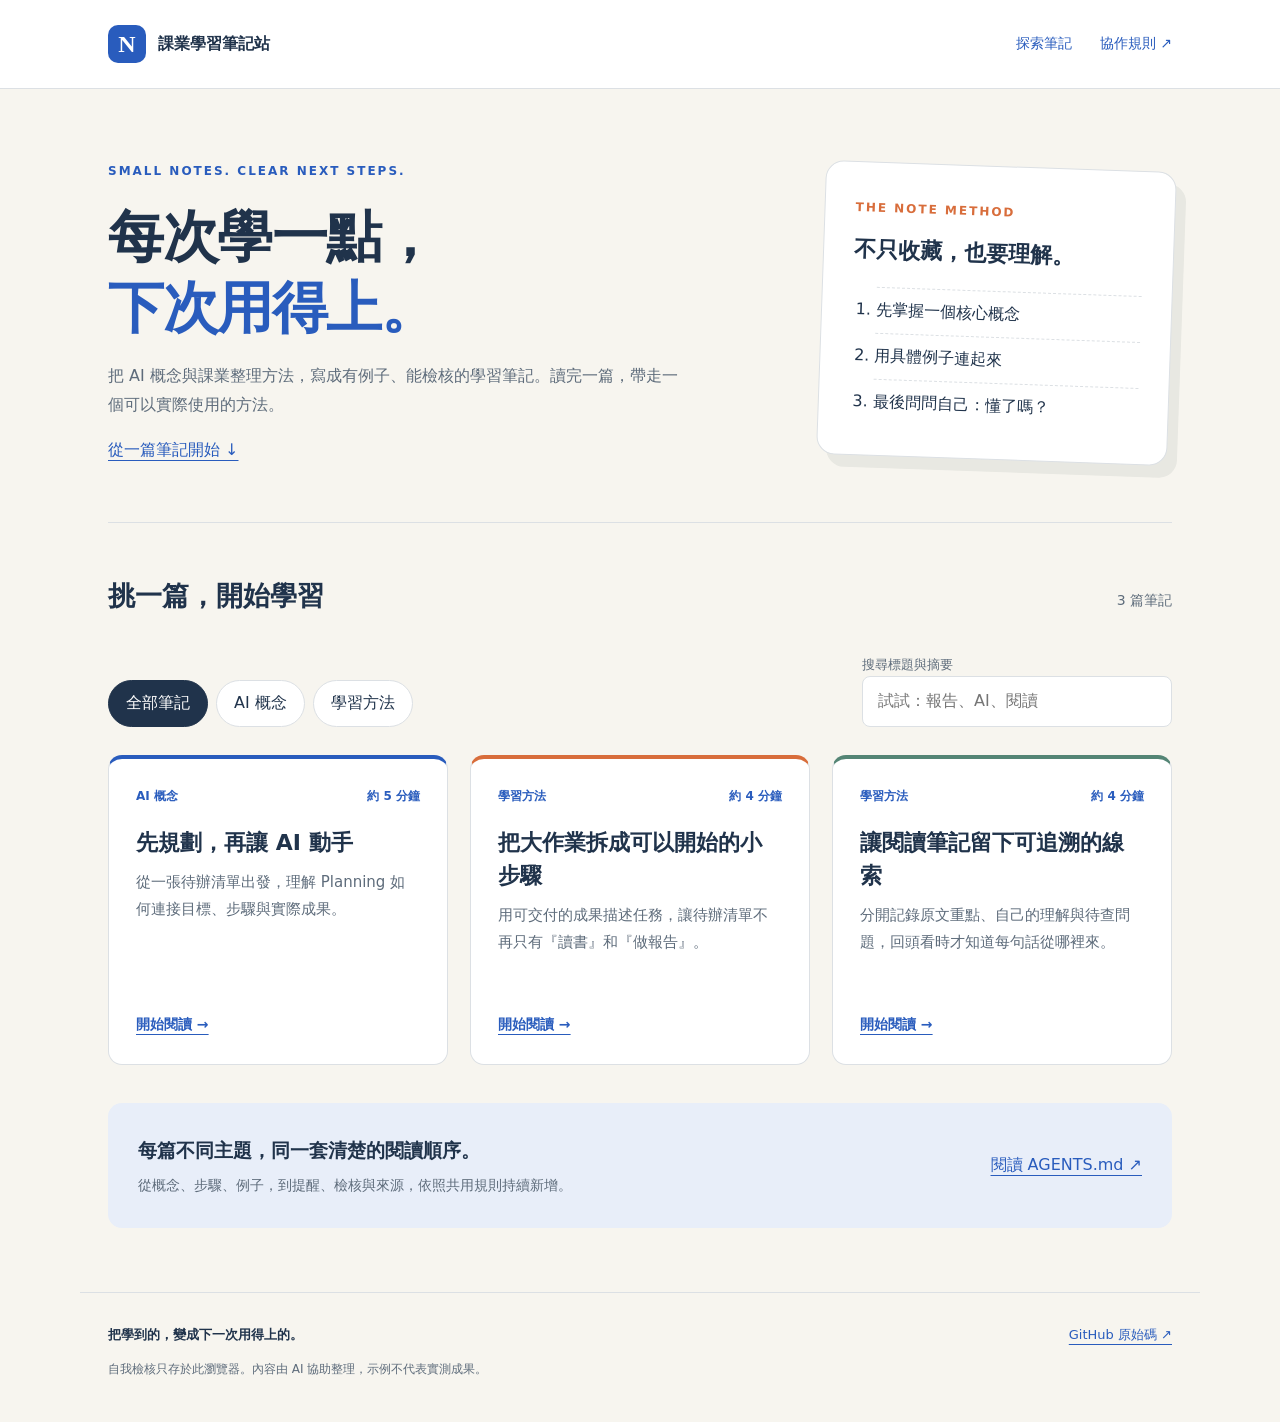
<file: docs/index.html>
<!doctype html>
<html lang="zh-Hant"><head><meta charset="utf-8"><meta name="viewport" content="width=device-width,initial-scale=1"><meta name="description" content="AI 概念與學習方法，依一致規則持續累積的筆記站。"><title>首頁 · 課業學習筆記站</title><link rel="stylesheet" href="./assets/style.css"><script defer src="./assets/app.js?v=2"></script></head>
<body><a class="skip" href="#main">跳到主要內容</a><header><nav class="wrap" aria-label="主要導覽"><a class="brand" href="./index.html"><span class="brand-icon">N</span>課業學習筆記站</a><div><a href="./index.html#library">探索筆記</a><a href="https://github.com/Xiangyu911117/study-notes-lab/blob/main/AGENTS.md">協作規則 ↗</a></div></nav></header><main id="main"><section class="hero wrap"><div><div class="eyebrow">SMALL NOTES. CLEAR NEXT STEPS.</div><h1>每次學一點，<br><span>下次用得上。</span></h1><p class="lead">把 AI 概念與課業整理方法，寫成有例子、能檢核的學習筆記。讀完一篇，帶走一個可以實際使用的方法。</p><a href="#library">從一篇筆記開始 ↓</a></div><aside class="hero-note"><span class="accent">THE NOTE METHOD</span><h2>不只收藏，也要理解。</h2><ol><li>先掌握一個核心概念</li><li>用具體例子連起來</li><li>最後問問自己：懂了嗎？</li></ol></aside></section><section id="library" class="wrap"><div class="section-head"><h2>挑一篇，開始學習</h2><span id="count" class="count" aria-live="polite">3 篇筆記</span></div><div class="tools"><div class="filters" aria-label="分類篩選"><button data-category="全部" aria-pressed="true">全部筆記</button><button data-category="AI 概念" aria-pressed="false">AI 概念</button><button data-category="學習方法" aria-pressed="false">學習方法</button></div><div class="search"><label for="search">搜尋標題與摘要</label><input id="search" type="search" placeholder="試試：報告、AI、閱讀"></div></div><div class="grid"><article class="card" data-group="AI 概念"><div class="meta"><span>AI 概念</span><span>約 5 分鐘</span></div><h3><a href="notes/ai-planning.html">先規劃，再讓 AI 動手</a></h3><p>從一張待辦清單出發，理解 Planning 如何連接目標、步驟與實際成果。</p><a class="read" href="notes/ai-planning.html">開始閱讀 →</a></article><article class="card" data-group="學習方法"><div class="meta"><span>學習方法</span><span>約 4 分鐘</span></div><h3><a href="notes/task-breakdown.html">把大作業拆成可以開始的小步驟</a></h3><p>用可交付的成果描述任務，讓待辦清單不再只有『讀書』和『做報告』。</p><a class="read" href="notes/task-breakdown.html">開始閱讀 →</a></article><article class="card" data-group="學習方法"><div class="meta"><span>學習方法</span><span>約 4 分鐘</span></div><h3><a href="notes/reading-notes.html">讓閱讀筆記留下可追溯的線索</a></h3><p>分開記錄原文重點、自己的理解與待查問題，回頭看時才知道每句話從哪裡來。</p><a class="read" href="notes/reading-notes.html">開始閱讀 →</a></article></div><p id="empty" class="empty" hidden>沒有找到符合的筆記，試著換個關鍵字或分類。</p><div class="rule-banner"><div><h3>每篇不同主題，同一套清楚的閱讀順序。</h3><p>從概念、步驟、例子，到提醒、檢核與來源，依照共用規則持續新增。</p></div><a href="https://github.com/Xiangyu911117/study-notes-lab/blob/main/AGENTS.md">閱讀 AGENTS.md ↗</a></div></section></main><footer class="wrap"><div><strong>把學到的，變成下一次用得上的。</strong><p>自我檢核只存於此瀏覽器。內容由 AI 協助整理，示例不代表實測成果。</p></div><a href="https://github.com/Xiangyu911117/study-notes-lab">GitHub 原始碼 ↗</a></footer></body></html>
</file>
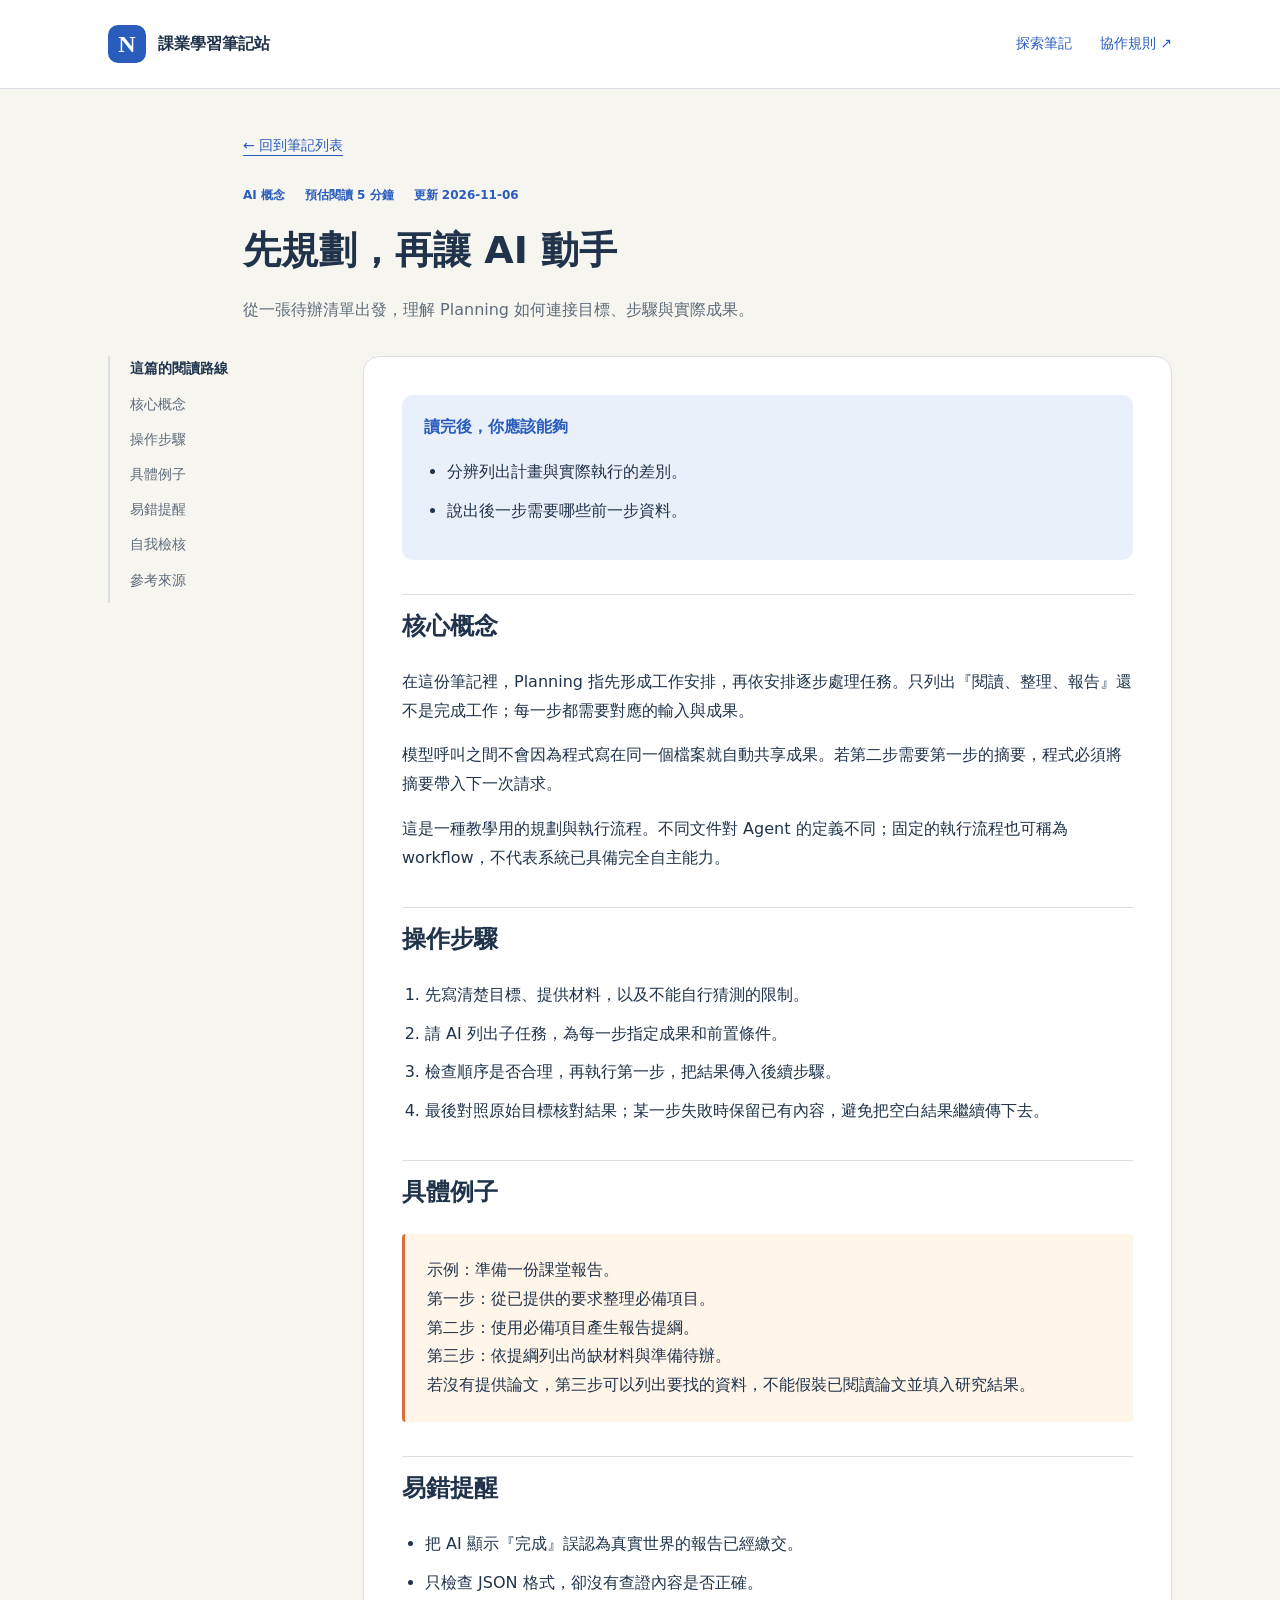
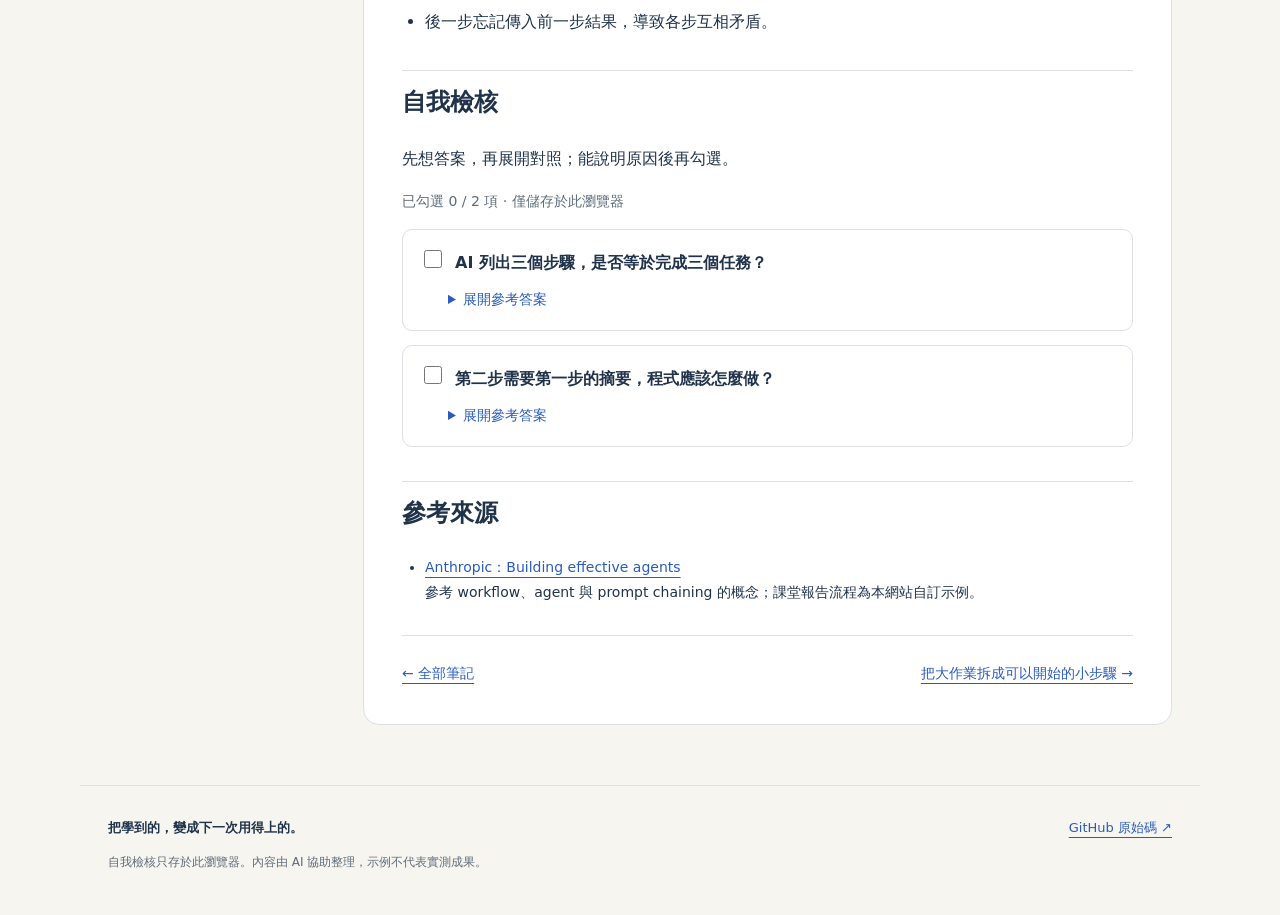
<file: docs/notes/ai-planning.html>
<!doctype html>
<html lang="zh-Hant"><head><meta charset="utf-8"><meta name="viewport" content="width=device-width,initial-scale=1"><meta name="description" content="從一張待辦清單出發，理解 Planning 如何連接目標、步驟與實際成果。"><title>先規劃，再讓 AI 動手 · 課業學習筆記站</title><link rel="stylesheet" href="../assets/style.css"><script defer src="../assets/app.js?v=2"></script></head>
<body><a class="skip" href="#main">跳到主要內容</a><header><nav class="wrap" aria-label="主要導覽"><a class="brand" href="../index.html"><span class="brand-icon">N</span>課業學習筆記站</a><div><a href="../index.html#library">探索筆記</a><a href="https://github.com/Xiangyu911117/study-notes-lab/blob/main/AGENTS.md">協作規則 ↗</a></div></nav></header><main id="main"><div class="note-head"><a class="back" href="../index.html">← 回到筆記列表</a><div class="meta"><span>AI 概念</span><span>預估閱讀 5 分鐘</span><span>更新 2026-11-06</span></div><h1>先規劃，再讓 AI 動手</h1><p class="lead">從一張待辦清單出發，理解 Planning 如何連接目標、步驟與實際成果。</p></div><div class="article-grid wrap"><aside class="toc"><strong>這篇的閱讀路線</strong><a href="#concept">核心概念</a><a href="#steps">操作步驟</a><a href="#example">具體例子</a><a href="#pitfalls">易錯提醒</a><a href="#checks">自我檢核</a><a href="#sources">參考來源</a></aside><article data-slug="ai-planning"><div class="goals"><strong>讀完後，你應該能夠</strong><ul><li>分辨列出計畫與實際執行的差別。</li><li>說出後一步需要哪些前一步資料。</li></ul></div><h2 id="concept">核心概念</h2><p>在這份筆記裡，Planning 指先形成工作安排，再依安排逐步處理任務。只列出『閱讀、整理、報告』還不是完成工作；每一步都需要對應的輸入與成果。</p><p>模型呼叫之間不會因為程式寫在同一個檔案就自動共享成果。若第二步需要第一步的摘要，程式必須將摘要帶入下一次請求。</p><p>這是一種教學用的規劃與執行流程。不同文件對 Agent 的定義不同；固定的執行流程也可稱為 workflow，不代表系統已具備完全自主能力。</p><h2 id="steps">操作步驟</h2><ol><li>先寫清楚目標、提供材料，以及不能自行猜測的限制。</li><li>請 AI 列出子任務，為每一步指定成果和前置條件。</li><li>檢查順序是否合理，再執行第一步，把結果傳入後續步驟。</li><li>最後對照原始目標核對結果；某一步失敗時保留已有內容，避免把空白結果繼續傳下去。</li></ol><h2 id="example">具體例子</h2><div class="example">示例：準備一份課堂報告。
第一步：從已提供的要求整理必備項目。
第二步：使用必備項目產生報告提綱。
第三步：依提綱列出尚缺材料與準備待辦。
若沒有提供論文，第三步可以列出要找的資料，不能假裝已閱讀論文並填入研究結果。</div><h2 id="pitfalls">易錯提醒</h2><ul><li>把 AI 顯示『完成』誤認為真實世界的報告已經繳交。</li><li>只檢查 JSON 格式，卻沒有查證內容是否正確。</li><li>後一步忘記傳入前一步結果，導致各步互相矛盾。</li></ul><h2 id="checks">自我檢核</h2><p>先想答案，再展開對照；能說明原因後再勾選。</p><p id="check-status" class="status" aria-live="polite"></p><div class="check"><label><input type="checkbox" data-check="AI 列出三個步驟，是否等於完成三個任務？">AI 列出三個步驟，是否等於完成三個任務？</label><details><summary>展開參考答案</summary><p>不是。計畫只是安排，還要實際產生每個步驟要求的成果，並檢查是否符合目標。</p></details></div><div class="check"><label><input type="checkbox" data-check="第二步需要第一步的摘要，程式應該怎麼做？">第二步需要第一步的摘要，程式應該怎麼做？</label><details><summary>展開參考答案</summary><p>保存第一步的回覆，並將它明確放入第二步的模型輸入，而不是假設模型會自動記住。</p></details></div><h2 id="sources">參考來源</h2><ul class="sources"><li><a href="https://www.anthropic.com/research/building-effective-agents">Anthropic：Building effective agents</a><br>參考 workflow、agent 與 prompt chaining 的概念；課堂報告流程為本網站自訂示例。</li></ul><div class="pager"><a href="../index.html">← 全部筆記</a><a href="task-breakdown.html">把大作業拆成可以開始的小步驟 →</a></div></article></div></main><footer class="wrap"><div><strong>把學到的，變成下一次用得上的。</strong><p>自我檢核只存於此瀏覽器。內容由 AI 協助整理，示例不代表實測成果。</p></div><a href="https://github.com/Xiangyu911117/study-notes-lab">GitHub 原始碼 ↗</a></footer></body></html>
</file>
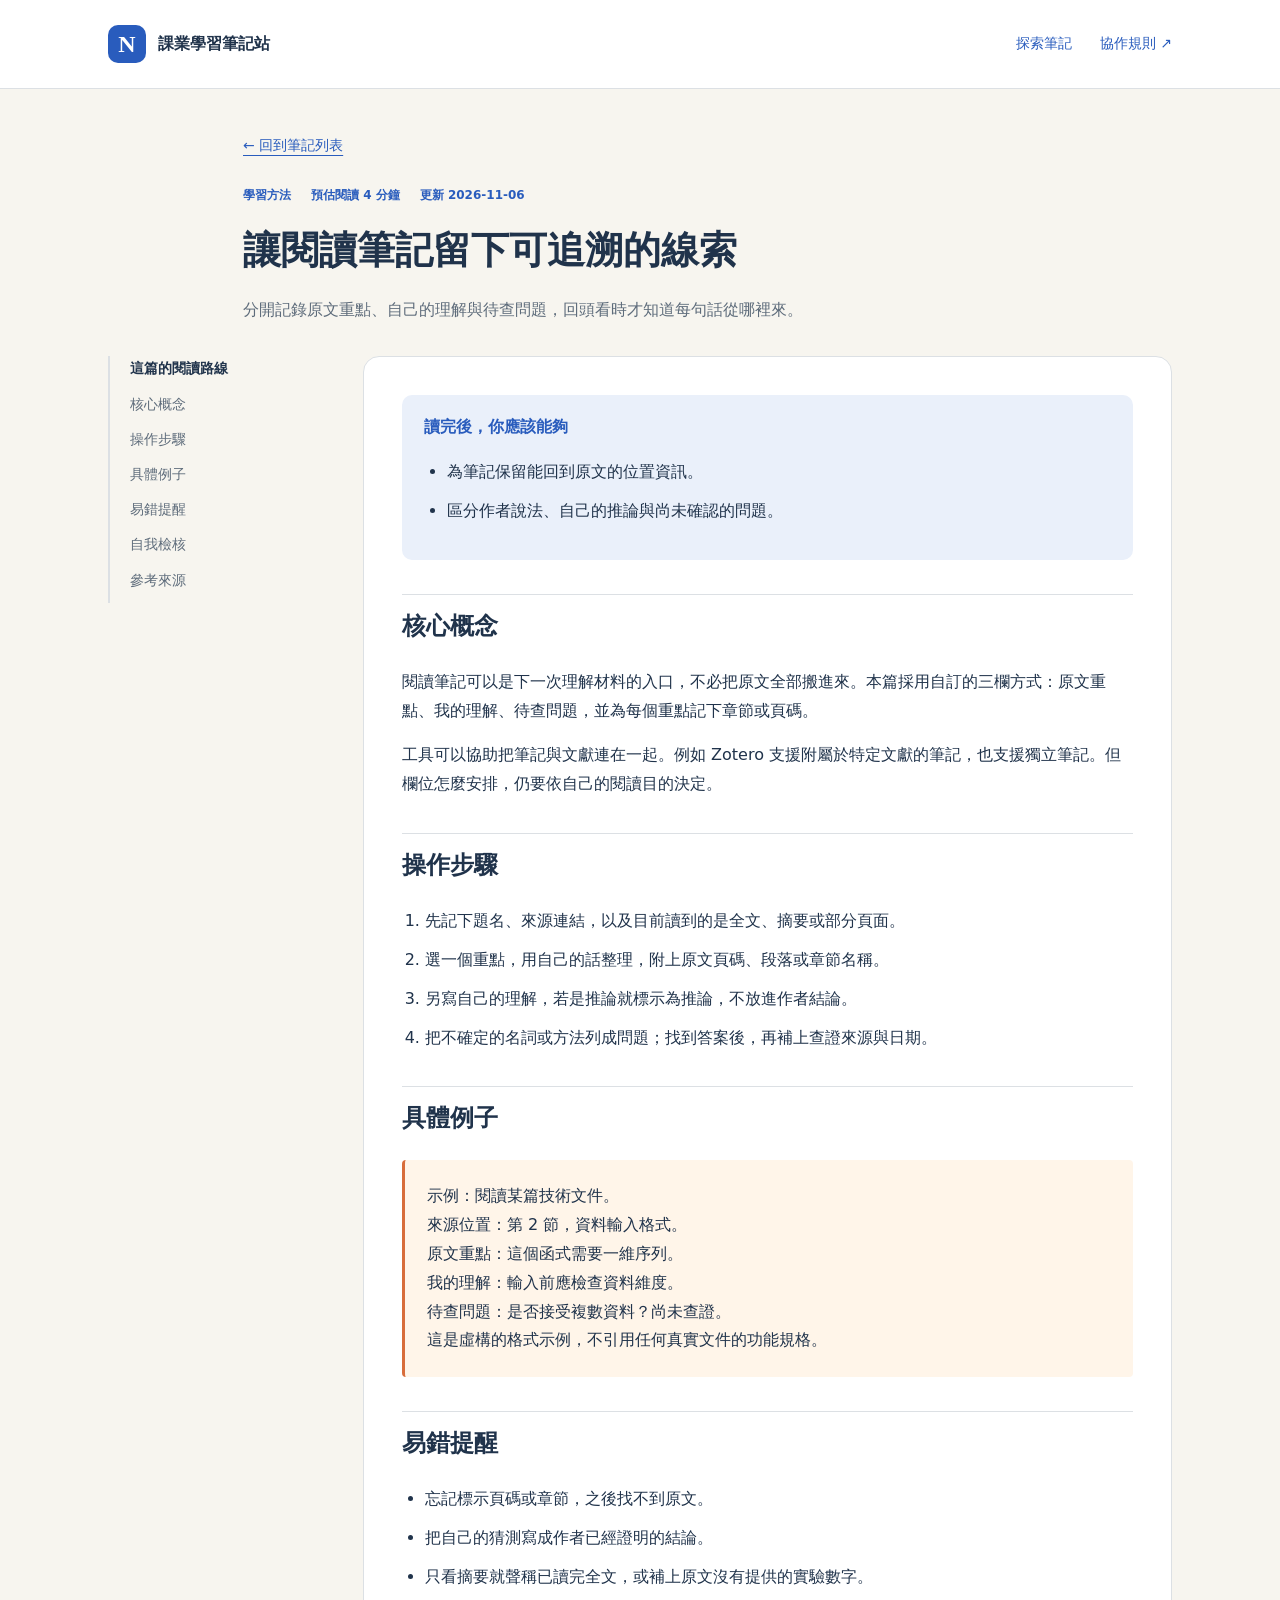
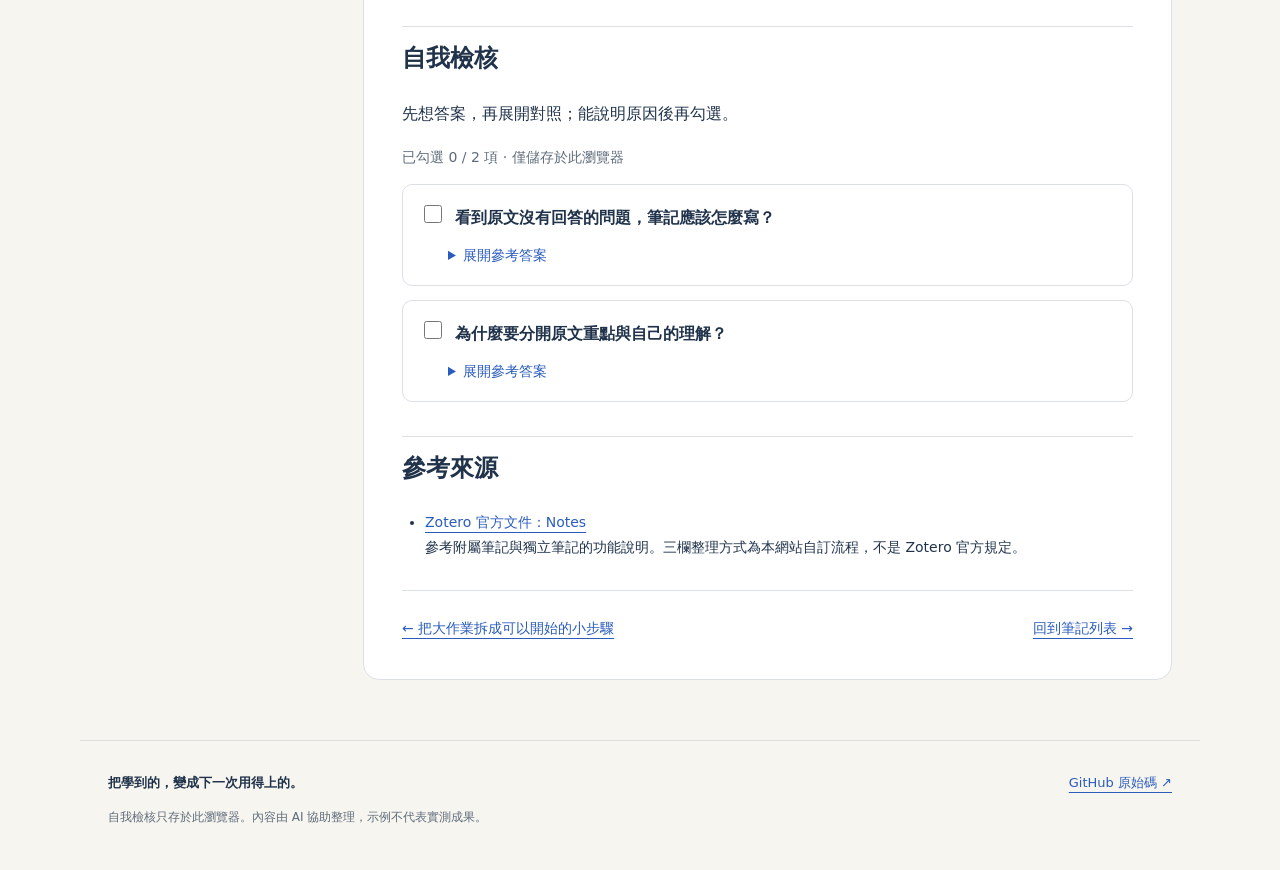
<file: docs/notes/reading-notes.html>
<!doctype html>
<html lang="zh-Hant"><head><meta charset="utf-8"><meta name="viewport" content="width=device-width,initial-scale=1"><meta name="description" content="分開記錄原文重點、自己的理解與待查問題，回頭看時才知道每句話從哪裡來。"><title>讓閱讀筆記留下可追溯的線索 · 課業學習筆記站</title><link rel="stylesheet" href="../assets/style.css"><script defer src="../assets/app.js?v=2"></script></head>
<body><a class="skip" href="#main">跳到主要內容</a><header><nav class="wrap" aria-label="主要導覽"><a class="brand" href="../index.html"><span class="brand-icon">N</span>課業學習筆記站</a><div><a href="../index.html#library">探索筆記</a><a href="https://github.com/Xiangyu911117/study-notes-lab/blob/main/AGENTS.md">協作規則 ↗</a></div></nav></header><main id="main"><div class="note-head"><a class="back" href="../index.html">← 回到筆記列表</a><div class="meta"><span>學習方法</span><span>預估閱讀 4 分鐘</span><span>更新 2026-11-06</span></div><h1>讓閱讀筆記留下可追溯的線索</h1><p class="lead">分開記錄原文重點、自己的理解與待查問題，回頭看時才知道每句話從哪裡來。</p></div><div class="article-grid wrap"><aside class="toc"><strong>這篇的閱讀路線</strong><a href="#concept">核心概念</a><a href="#steps">操作步驟</a><a href="#example">具體例子</a><a href="#pitfalls">易錯提醒</a><a href="#checks">自我檢核</a><a href="#sources">參考來源</a></aside><article data-slug="reading-notes"><div class="goals"><strong>讀完後，你應該能夠</strong><ul><li>為筆記保留能回到原文的位置資訊。</li><li>區分作者說法、自己的推論與尚未確認的問題。</li></ul></div><h2 id="concept">核心概念</h2><p>閱讀筆記可以是下一次理解材料的入口，不必把原文全部搬進來。本篇採用自訂的三欄方式：原文重點、我的理解、待查問題，並為每個重點記下章節或頁碼。</p><p>工具可以協助把筆記與文獻連在一起。例如 Zotero 支援附屬於特定文獻的筆記，也支援獨立筆記。但欄位怎麼安排，仍要依自己的閱讀目的決定。</p><h2 id="steps">操作步驟</h2><ol><li>先記下題名、來源連結，以及目前讀到的是全文、摘要或部分頁面。</li><li>選一個重點，用自己的話整理，附上原文頁碼、段落或章節名稱。</li><li>另寫自己的理解，若是推論就標示為推論，不放進作者結論。</li><li>把不確定的名詞或方法列成問題；找到答案後，再補上查證來源與日期。</li></ol><h2 id="example">具體例子</h2><div class="example">示例：閱讀某篇技術文件。
來源位置：第 2 節，資料輸入格式。
原文重點：這個函式需要一維序列。
我的理解：輸入前應檢查資料維度。
待查問題：是否接受複數資料？尚未查證。
這是虛構的格式示例，不引用任何真實文件的功能規格。</div><h2 id="pitfalls">易錯提醒</h2><ul><li>忘記標示頁碼或章節，之後找不到原文。</li><li>把自己的猜測寫成作者已經證明的結論。</li><li>只看摘要就聲稱已讀完全文，或補上原文沒有提供的實驗數字。</li></ul><h2 id="checks">自我檢核</h2><p>先想答案，再展開對照；能說明原因後再勾選。</p><p id="check-status" class="status" aria-live="polite"></p><div class="check"><label><input type="checkbox" data-check="看到原文沒有回答的問題，筆記應該怎麼寫？">看到原文沒有回答的問題，筆記應該怎麼寫？</label><details><summary>展開參考答案</summary><p>放入待查問題，清楚標示尚未確認；找到可靠資料後再補上來源，不先猜成答案。</p></details></div><div class="check"><label><input type="checkbox" data-check="為什麼要分開原文重點與自己的理解？">為什麼要分開原文重點與自己的理解？</label><details><summary>展開參考答案</summary><p>這樣能追溯哪些說法來自作者，哪些是自己的推論，避免引用時把兩者混在一起。</p></details></div><h2 id="sources">參考來源</h2><ul class="sources"><li><a href="https://www.zotero.org/support/notes">Zotero 官方文件：Notes</a><br>參考附屬筆記與獨立筆記的功能說明。三欄整理方式為本網站自訂流程，不是 Zotero 官方規定。</li></ul><div class="pager"><a href="task-breakdown.html">← 把大作業拆成可以開始的小步驟</a><a href="../index.html">回到筆記列表 →</a></div></article></div></main><footer class="wrap"><div><strong>把學到的，變成下一次用得上的。</strong><p>自我檢核只存於此瀏覽器。內容由 AI 協助整理，示例不代表實測成果。</p></div><a href="https://github.com/Xiangyu911117/study-notes-lab">GitHub 原始碼 ↗</a></footer></body></html>
</file>
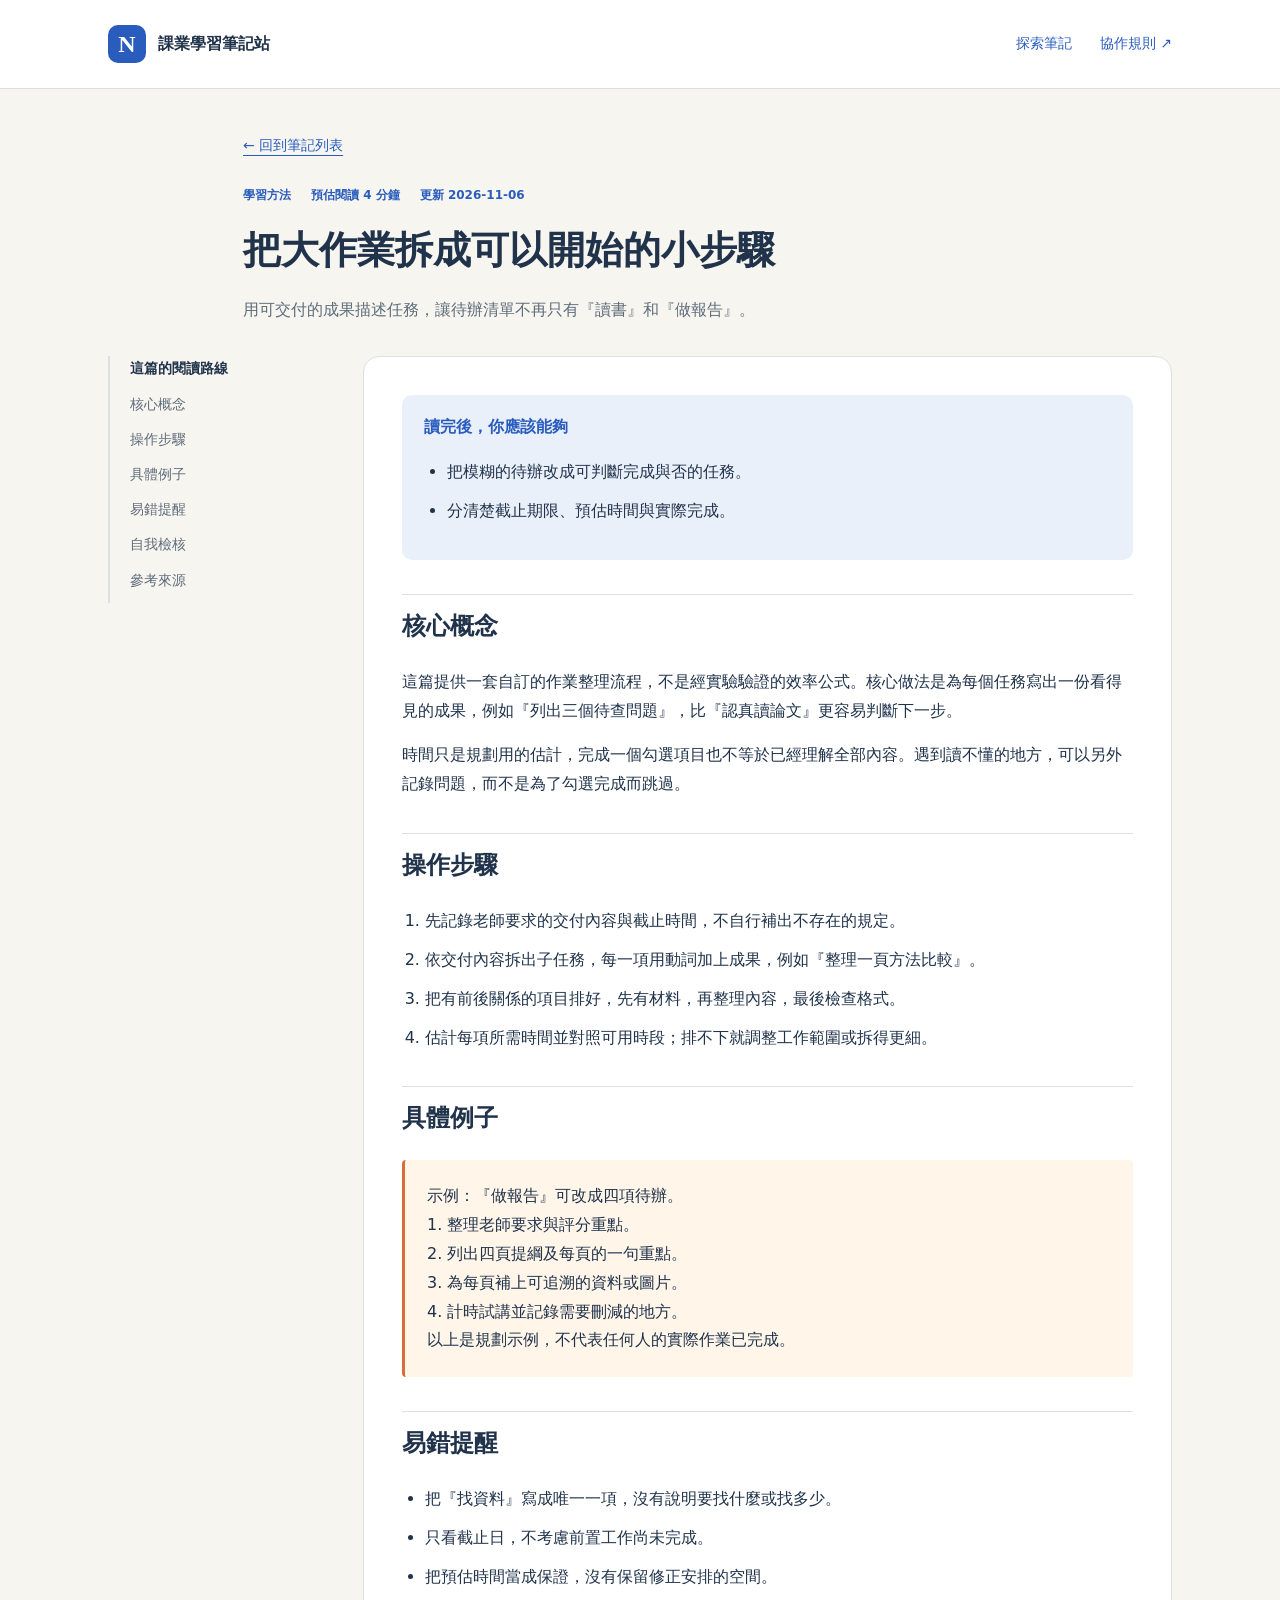
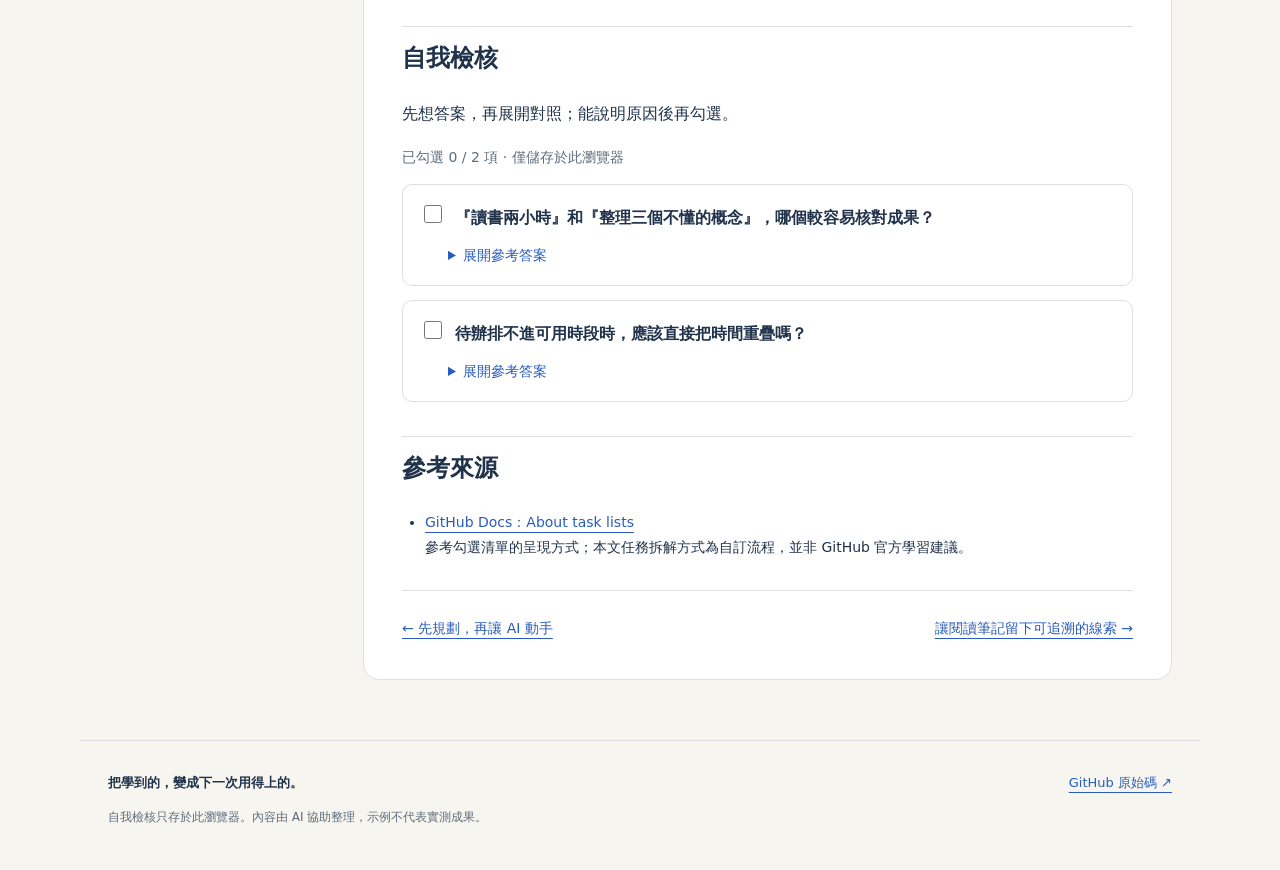
<file: docs/notes/task-breakdown.html>
<!doctype html>
<html lang="zh-Hant"><head><meta charset="utf-8"><meta name="viewport" content="width=device-width,initial-scale=1"><meta name="description" content="用可交付的成果描述任務，讓待辦清單不再只有『讀書』和『做報告』。"><title>把大作業拆成可以開始的小步驟 · 課業學習筆記站</title><link rel="stylesheet" href="../assets/style.css"><script defer src="../assets/app.js?v=2"></script></head>
<body><a class="skip" href="#main">跳到主要內容</a><header><nav class="wrap" aria-label="主要導覽"><a class="brand" href="../index.html"><span class="brand-icon">N</span>課業學習筆記站</a><div><a href="../index.html#library">探索筆記</a><a href="https://github.com/Xiangyu911117/study-notes-lab/blob/main/AGENTS.md">協作規則 ↗</a></div></nav></header><main id="main"><div class="note-head"><a class="back" href="../index.html">← 回到筆記列表</a><div class="meta"><span>學習方法</span><span>預估閱讀 4 分鐘</span><span>更新 2026-11-06</span></div><h1>把大作業拆成可以開始的小步驟</h1><p class="lead">用可交付的成果描述任務，讓待辦清單不再只有『讀書』和『做報告』。</p></div><div class="article-grid wrap"><aside class="toc"><strong>這篇的閱讀路線</strong><a href="#concept">核心概念</a><a href="#steps">操作步驟</a><a href="#example">具體例子</a><a href="#pitfalls">易錯提醒</a><a href="#checks">自我檢核</a><a href="#sources">參考來源</a></aside><article data-slug="task-breakdown"><div class="goals"><strong>讀完後，你應該能夠</strong><ul><li>把模糊的待辦改成可判斷完成與否的任務。</li><li>分清楚截止期限、預估時間與實際完成。</li></ul></div><h2 id="concept">核心概念</h2><p>這篇提供一套自訂的作業整理流程，不是經實驗驗證的效率公式。核心做法是為每個任務寫出一份看得見的成果，例如『列出三個待查問題』，比『認真讀論文』更容易判斷下一步。</p><p>時間只是規劃用的估計，完成一個勾選項目也不等於已經理解全部內容。遇到讀不懂的地方，可以另外記錄問題，而不是為了勾選完成而跳過。</p><h2 id="steps">操作步驟</h2><ol><li>先記錄老師要求的交付內容與截止時間，不自行補出不存在的規定。</li><li>依交付內容拆出子任務，每一項用動詞加上成果，例如『整理一頁方法比較』。</li><li>把有前後關係的項目排好，先有材料，再整理內容，最後檢查格式。</li><li>估計每項所需時間並對照可用時段；排不下就調整工作範圍或拆得更細。</li></ol><h2 id="example">具體例子</h2><div class="example">示例：『做報告』可改成四項待辦。
1. 整理老師要求與評分重點。
2. 列出四頁提綱及每頁的一句重點。
3. 為每頁補上可追溯的資料或圖片。
4. 計時試講並記錄需要刪減的地方。
以上是規劃示例，不代表任何人的實際作業已完成。</div><h2 id="pitfalls">易錯提醒</h2><ul><li>把『找資料』寫成唯一一項，沒有說明要找什麼或找多少。</li><li>只看截止日，不考慮前置工作尚未完成。</li><li>把預估時間當成保證，沒有保留修正安排的空間。</li></ul><h2 id="checks">自我檢核</h2><p>先想答案，再展開對照；能說明原因後再勾選。</p><p id="check-status" class="status" aria-live="polite"></p><div class="check"><label><input type="checkbox" data-check="『讀書兩小時』和『整理三個不懂的概念』，哪個較容易核對成果？">『讀書兩小時』和『整理三個不懂的概念』，哪個較容易核對成果？</label><details><summary>展開參考答案</summary><p>後者有具體輸出。前者可以記錄投入時間，但不能單靠時間判斷學習成果。</p></details></div><div class="check"><label><input type="checkbox" data-check="待辦排不進可用時段時，應該直接把時間重疊嗎？">待辦排不進可用時段時，應該直接把時間重疊嗎？</label><details><summary>展開參考答案</summary><p>不應該。應列出未排入的工作，再調整時段、範圍或拆分任務，保留真實限制。</p></details></div><h2 id="sources">參考來源</h2><ul class="sources"><li><a href="https://docs.github.com/en/get-started/writing-on-github/working-with-advanced-formatting/about-task-lists">GitHub Docs：About task lists</a><br>參考勾選清單的呈現方式；本文任務拆解方式為自訂流程，並非 GitHub 官方學習建議。</li></ul><div class="pager"><a href="ai-planning.html">← 先規劃，再讓 AI 動手</a><a href="reading-notes.html">讓閱讀筆記留下可追溯的線索 →</a></div></article></div></main><footer class="wrap"><div><strong>把學到的，變成下一次用得上的。</strong><p>自我檢核只存於此瀏覽器。內容由 AI 協助整理，示例不代表實測成果。</p></div><a href="https://github.com/Xiangyu911117/study-notes-lab">GitHub 原始碼 ↗</a></footer></body></html>
</file>
<file: docs/assets/style.css>
:root{--paper:#f7f5ef;--ink:#20334b;--blue:#295cbd;--orange:#d86d3b;--line:#dce0e4;--muted:#5e6c7b}*{box-sizing:border-box}body{margin:0;background:var(--paper);color:var(--ink);font:16px/1.8 system-ui,"Microsoft JhengHei",sans-serif}a{color:var(--blue);text-underline-offset:5px}button,input{font:inherit}a,button,input,summary{outline-offset:5px}:focus-visible{outline:3px solid var(--orange)}.wrap{max-width:1120px;margin:auto;padding:0 28px}header{background:#fff;border-bottom:1px solid var(--line)}nav{height:88px;display:flex;align-items:center;justify-content:space-between;gap:20px}nav a{text-decoration:none}.brand{display:flex;align-items:center;gap:12px;color:var(--ink);font-weight:800}.brand-icon{display:grid;place-items:center;background:var(--blue);color:white;width:38px;height:38px;border-radius:10px;font:700 24px Georgia}nav div{display:flex;gap:28px;font-size:14px}.hero{padding-top:72px;padding-bottom:58px;display:grid;grid-template-columns:1.3fr .7fr;gap:60px;align-items:center}.eyebrow{color:var(--blue);font-size:12px;font-weight:800;letter-spacing:2px}.hero h1{font-size:clamp(34px,4.4vw,56px);line-height:1.28;letter-spacing:-1.5px;margin:18px 0}.hero h1 span{color:var(--blue)}.lead{color:var(--muted);max-width:580px}.hero-note{background:#fff;border:1px solid var(--line);padding:30px;border-radius:18px;transform:rotate(2deg);box-shadow:10px 12px 0 #e8e8e2}.hero-note h2{font-size:22px;margin:8px 0 18px}.hero-note ol{padding-left:24px;margin:0}.hero-note li{padding:8px 0;border-top:1px dashed var(--line)}.accent{color:var(--orange);font-size:12px;letter-spacing:2px;font-weight:800}.section-head{display:flex;justify-content:space-between;align-items:baseline;border-top:1px solid var(--line);padding-top:26px}.section-head h2{font-size:27px}.count{color:var(--muted);font-size:14px}.tools{display:flex;justify-content:space-between;gap:20px;align-items:end;margin:10px 0 28px}.filters{display:flex;gap:8px;flex-wrap:wrap}button{cursor:pointer;border:1px solid var(--line);background:#fff;border-radius:25px;padding:8px 17px;color:var(--ink)}button[aria-pressed=true]{background:var(--ink);color:white;border-color:var(--ink)}.search{width:310px}.search label{display:block;font-size:13px;color:var(--muted)}input[type=search]{width:100%;padding:10px 15px;border:1px solid var(--line);border-radius:8px;background:white}.grid{display:grid;grid-template-columns:repeat(3,1fr);gap:22px}.card{background:white;border:1px solid var(--line);border-radius:14px;padding:27px;display:flex;flex-direction:column;min-height:310px;border-top:4px solid var(--blue)}.card:nth-child(2){border-top-color:var(--orange)}.card:nth-child(3){border-top-color:#548575}.card h3{font-size:22px;line-height:1.5;margin:18px 0 10px}.card h3 a{color:var(--ink);text-decoration:none}.card p{font-size:15px;color:var(--muted);margin:0 0 22px}.meta{display:flex;justify-content:space-between;color:var(--blue);font-size:12px;font-weight:700}.card .read{margin-top:auto;font-size:14px;font-weight:bold}.empty{background:white;padding:30px;border-radius:12px;text-align:center}.rule-banner{display:flex;align-items:center;justify-content:space-between;gap:25px;background:#e8eef9;padding:30px;border-radius:14px;margin:38px 0 64px}.rule-banner h3{margin:0;font-size:19px}.rule-banner p{margin:6px 0 0;color:var(--muted);font-size:14px}.rule-banner a{white-space:nowrap}footer{padding-top:30px!important;padding-bottom:30px!important;border-top:1px solid var(--line);display:flex;justify-content:space-between;gap:30px;font-size:13px}footer p{font-size:12px;color:var(--muted)}.note-head{max-width:850px;margin:42px auto 32px;padding:0 28px}.back{font-size:14px}.note-head h1{font-size:38px;line-height:1.4;margin:18px 0}.note-head .meta{justify-content:flex-start;gap:20px;margin-top:25px}.article-grid{display:grid;grid-template-columns:210px minmax(0,1fr);gap:45px;align-items:start;margin-bottom:60px}.toc{position:sticky;top:25px;border-left:2px solid var(--line);padding-left:20px;font-size:14px}.toc a{display:block;margin:10px 0;text-decoration:none;color:var(--muted)}article{background:white;border:1px solid var(--line);border-radius:16px;padding:38px}article h2{font-size:24px;margin-top:34px;padding-top:10px;border-top:1px solid var(--line)}article h2:first-child{margin-top:0;border:0}article p{white-space:pre-line}article li{margin:10px 0}article ul,article ol{padding-left:23px}.goals{background:#eaf0fa;border-radius:10px;padding:18px 22px}.goals strong{color:var(--blue)}.example{background:#fff5e9;padding:22px;border-left:3px solid var(--orange);white-space:pre-line;border-radius:4px}.check{border:1px solid var(--line);border-radius:10px;padding:17px;margin:14px 0}.check label{display:flex;align-items:baseline;gap:10px;font-weight:600}.check input{accent-color:var(--blue);width:18px;height:18px;flex:none}.check details{margin:10px 0 0 28px;font-size:14px}.check summary{color:var(--blue);cursor:pointer}.check details p{color:var(--muted)}.status{font-size:14px;color:var(--muted)}.sources{font-size:14px;overflow-wrap:anywhere}.pager{display:flex;justify-content:space-between;gap:20px;border-top:1px solid var(--line);padding-top:25px;margin-top:30px;font-size:14px}.skip{position:absolute;top:-100px}.skip:focus{top:10px;background:white;padding:10px;z-index:10}[hidden]{display:none!important}@media(max-width:760px){.wrap{padding:0 20px}nav{height:auto;min-height:80px;flex-wrap:wrap;padding-top:14px!important;padding-bottom:14px!important;gap:10px}nav div{gap:20px}.hero{grid-template-columns:1fr;gap:25px;padding-top:34px;padding-bottom:35px}.hero-note{transform:none;padding:24px}.grid{grid-template-columns:1fr}.tools{align-items:stretch;flex-direction:column}.search{width:100%}.rule-banner,footer{align-items:flex-start;flex-direction:column}.article-grid{grid-template-columns:1fr;gap:20px}.toc{position:static;display:flex;flex-wrap:wrap;gap:8px 16px}.toc strong{width:100%}.toc a{margin:0}article{padding:22px}.note-head h1{font-size:29px}.note-head .meta{flex-wrap:wrap;gap:8px 16px}.pager{flex-direction:column}.card{min-height:260px}}
</file>
